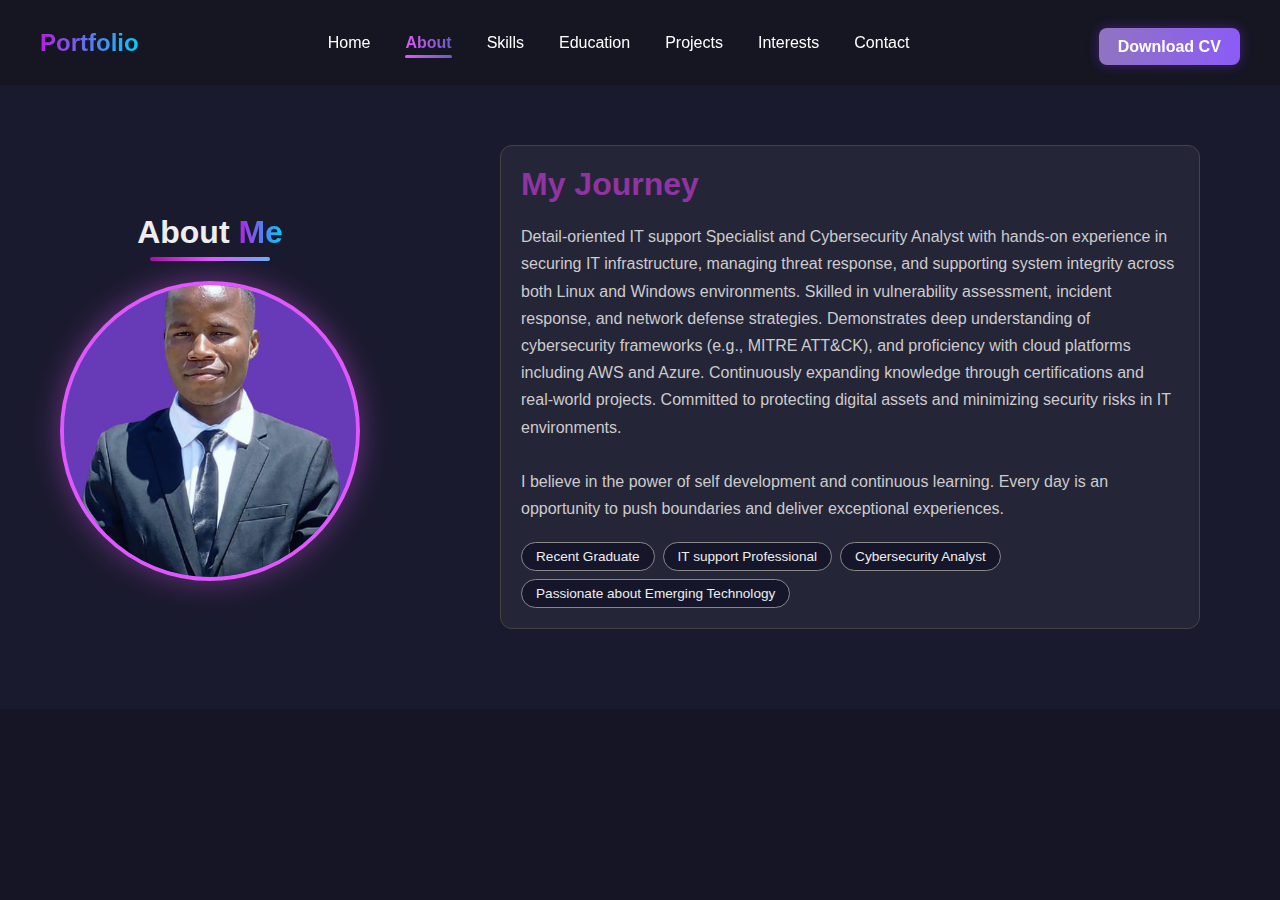
<file: pages/about.html>
<!DOCTYPE html>
<html lang="en">
<head>
    <meta charset="UTF-8" />
    <meta name="viewport" content="width=device-width, initial-scale=1.0" />
    <title>About Me | Portfolio</title>
    <link rel="stylesheet" href="../css/styles.css" />
    <style>
        body {
            background: #1a1a2e;
        }
    </style>
</head>
<body>
    <header>
        <div class="nav-container">
            <h1 class="logo"><span class="highlight">Portfolio</span></h1>
            <nav>
                <ul class="nav-links">
                    <li><a href="./home.html">Home</a></li>
                    <li><a href="./about.html" class="active">About</a></li>
                    <li><a href="./skills.html">Skills</a></li>
                    <li><a href="./education.html">Education</a></li>
                    <li><a href="./projects.html">Projects</a></li>
                    <li><a href="./interests.html">Interests</a></li>
                    <li><a href="./contact.html">Contact</a></li>
                </ul>
            </nav>
            <a href="../assets/cv/Blasio_Odhiambo_CV.pdf" class="cv-button" download>Download CV</a>
        </div>
    </header>

    <section class="about-main">
        <div class="about-layout">
            <div class="profile-section">
                <div class="profile-wrapper">
                    <h2 class="about-heading">About <span class="highlight">Me</span></h2>
                    <div class="profile-image">
                        <img src="../assets/images/profile_pic.jpeg" alt="My Profile Picture" class="actual-profile-img" />
                    </div>
                </div>
            </div>
            <div class="about-content">
                <div class="myjourney">
                    <h2 class="journey">My Journey</h2>
                    <p>
                        Detail-oriented IT support Specialist and Cybersecurity Analyst with hands-on experience in securing IT infrastructure, managing threat response, and supporting system integrity across both Linux and Windows environments. Skilled in vulnerability assessment, incident response, and network defense strategies. Demonstrates deep understanding of cybersecurity frameworks (e.g., MITRE ATT&CK), and proficiency with cloud platforms including AWS and Azure. Continuously expanding knowledge through certifications and real-world projects. Committed to protecting digital assets and minimizing security risks in IT environments. <br><br>
                        I believe in the power of self development and continuous learning.
                        Every day is an opportunity to push boundaries and deliver exceptional experiences.
                    </p>
                    <div class="badges">
                        <span>Recent Graduate</span>
                        <span>IT support Professional</span>
                        <span>Cybersecurity Analyst</span>
                        <span>Passionate about Emerging Technology</span>
                    </div>
                </div>
            </div>
        </div>
    </section>
</body>
</html>
</file>
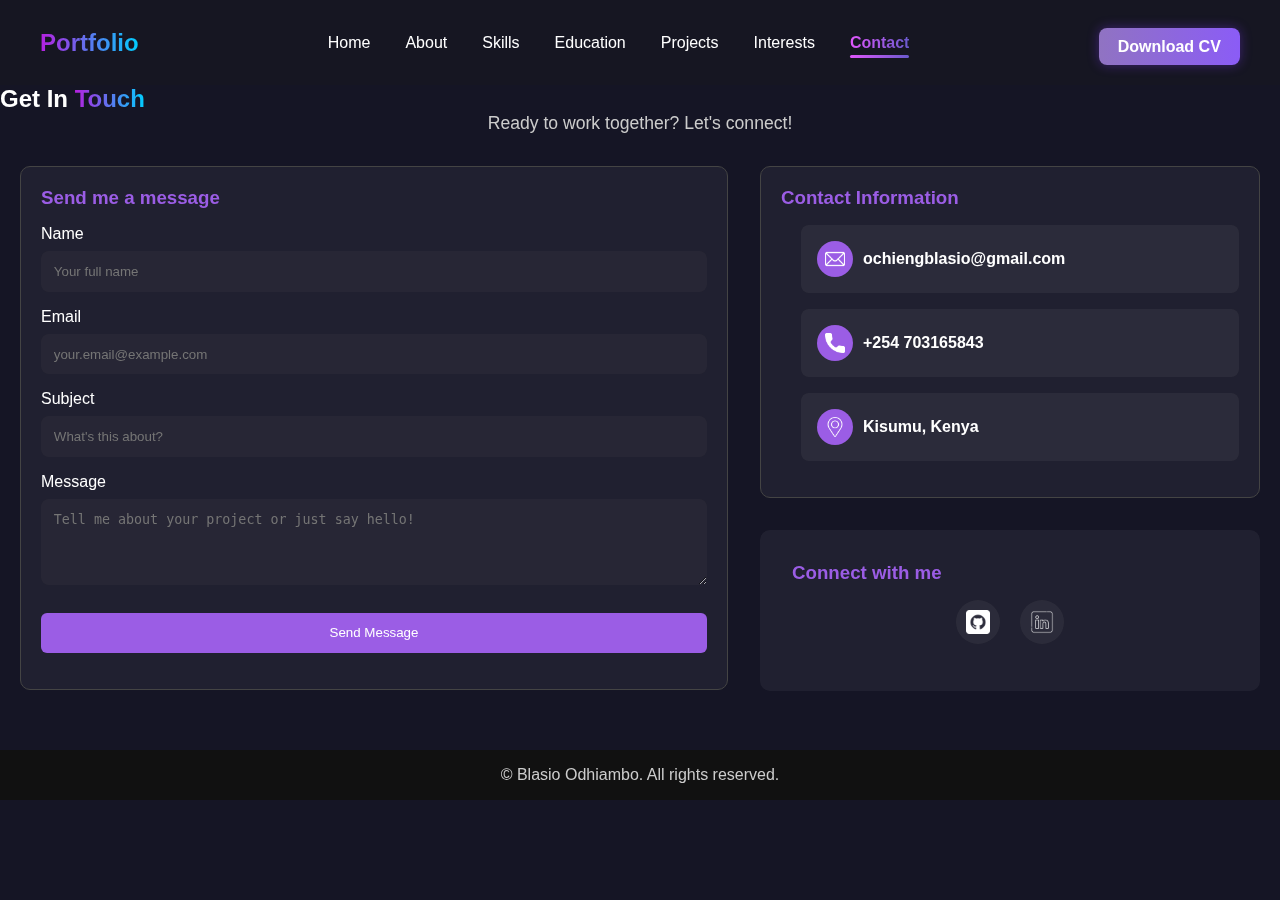
<file: pages/contact.html>
<!DOCTYPE html>
<html lang="en">
<head>
    <meta charset="UTF-8" />
    <meta name="viewport" content="width=device-width, initial-scale=1.0" />
    <title>Contact | Portfolio</title>
    <link rel="stylesheet" href="../css/styles.css" />
    <style>
        body {
            background: #1a1a2e;
        }
    </style>
</head>
<body>
    <header>
        <div class="nav-container">
            <h1 class="logo"><span class="highlight">Portfolio</span></h1>
            <nav>
                <ul class="nav-links">
                    <li><a href="./home.html">Home</a></li>
                    <li><a href="./about.html">About</a></li>
                    <li><a href="./skills.html">Skills</a></li>
                    <li><a href="./education.html">Education</a></li>
                    <li><a href="./projects.html">Projects</a></li>
                    <li><a href="./interests.html">Interests</a></li>
                    <li><a href="./contact.html" class="active">Contact</a></li>
                </ul>
            </nav>
            <a href="../assets/cv/Blasio_Odhiambo_CV.pdf" class="cv-button" download>Download CV</a>
        </div>
    </header>

    <section>
        <h2>Get In <span class="highlight">Touch</span></h2>
        <p class="subtitle">Ready to work together? Let's connect!</p>
        <div class="line"></div>
        <div class="contact-wrapper">
            <div class="contact-box message">
                <h3>Send me a message</h3>
                <form>
                    <label>Name</label>
                    <input type="text" placeholder="Your full name">
                    <label>Email</label>
                    <input type="email" placeholder="your.email@example.com">
                    <label>Subject</label>
                    <input type="text" placeholder="What's this about?">
                    <label>Message</label>
                    <textarea rows="4" placeholder="Tell me about your project or just say hello!"></textarea>
                    <button type="submit"
                        style="background-color: #9b5de5; border: none; width:100%; color: white; border-radius: 6px;">Send
                        Message</button>
                </form>
            </div>

            <div class="contact-me">
                <div class="contact-box info">
                    <h3>Contact Information</h3>
                    <div class="info-item">
                        <span class="icon-circle">
                            <img src="../assets/images/mail.png" alt="Email Icon" />
                        </span>
                        <strong>ochiengblasio@gmail.com</strong>
                    </div>
                    <div class="info-item">
                        <span class="icon-circle">
                            <img src="../assets/images/call.png" alt="Phone Icon" />
                        </span>
                        <strong>+254 703165843</strong>
                    </div>
                    <div class="info-item">
                        <span class="icon-circle">
                            <img src="../assets/images/pin.png" alt="Location Icon" />
                        </span>
                        <strong>Kisumu, Kenya</strong>
                    </div>
                </div>

                <section class="connect">
                    <h3>Connect with me</h3>
                    <div class="icons">
                        <a href="https://github.com/Bblasio" class="icon-link" target="_blank">
                            <img src="../assets/images/github.png" alt="GitHub">
                        </a>
                        <a href="https://www.linkedin.com/in/blasioodhiambo" class="icon-link" target="_blank">
                            <img src="../assets/images/linkedin.png" alt="LinkedIn">
                        </a>
                        
                            
                        </a>
                    </div>
                    <p style="text-align: center;">
                        
                    </p>
                </section>

               
            </div>
        </div>
    </section>

    <footer>
        &copy; Blasio Odhiambo. All rights reserved.
    </footer>
</body>
</html>
</file>
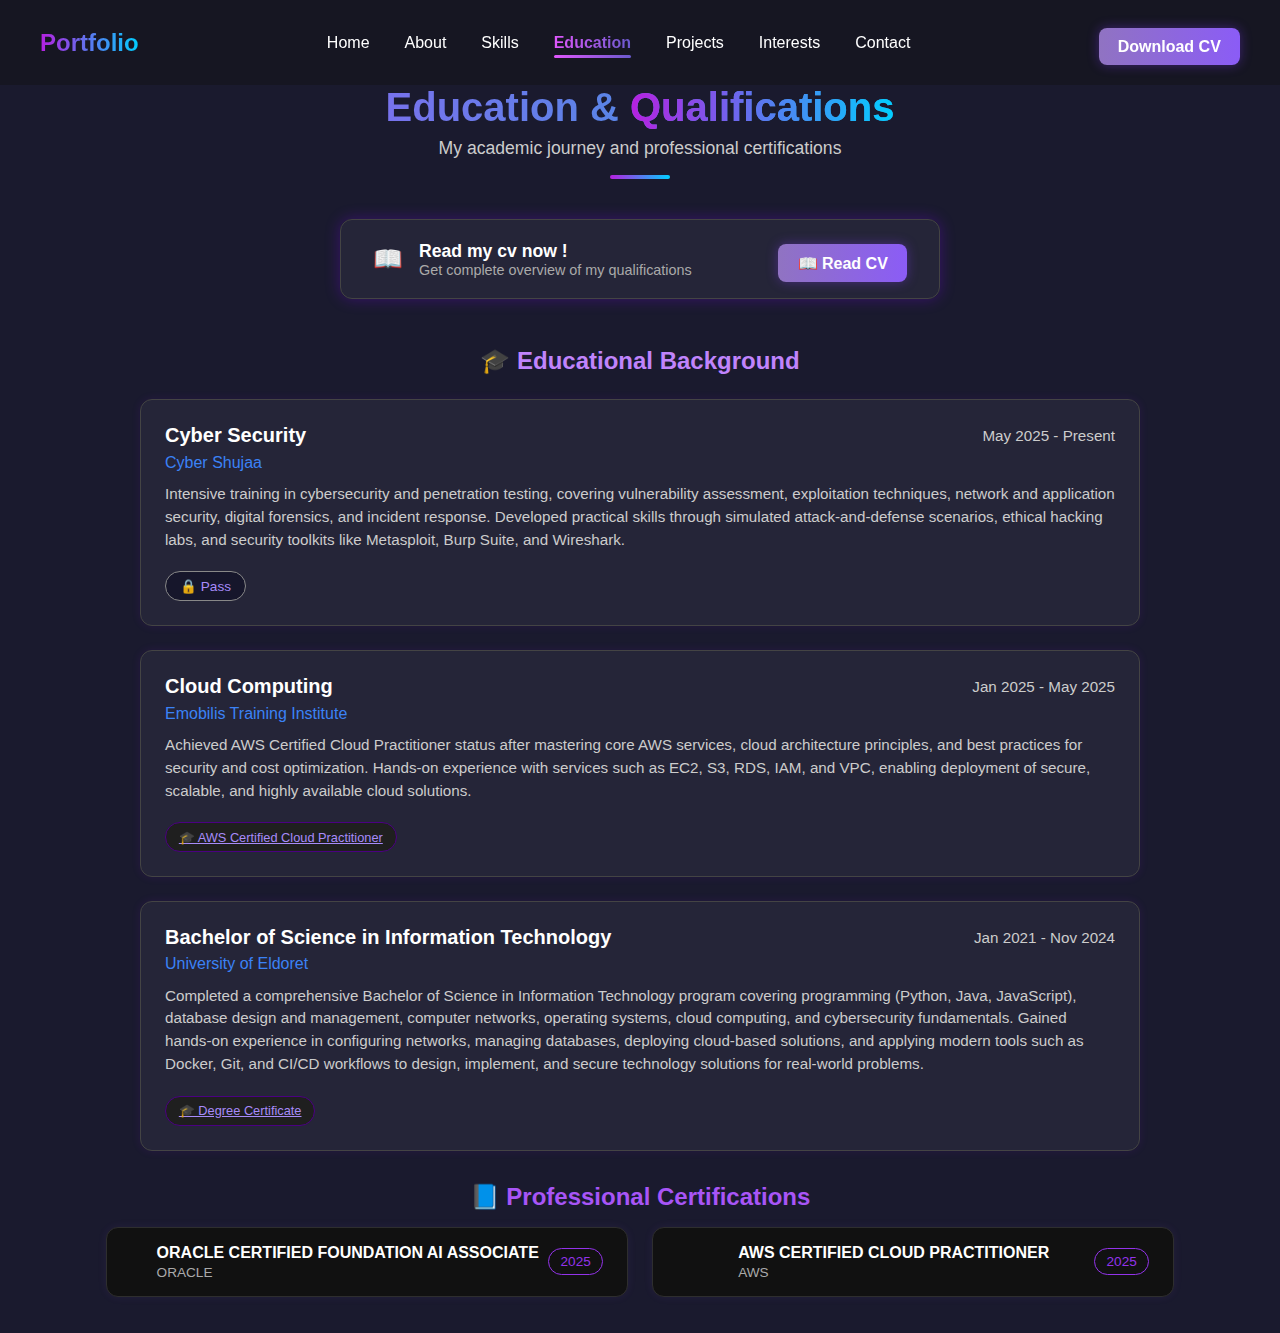
<file: pages/education.html>
<!DOCTYPE html>
<html lang="en">
<head>
    <meta charset="UTF-8" />
    <meta name="viewport" content="width=device-width, initial-scale=1.0" />
    <title>Education & Qualifications</title>
    <link rel="stylesheet" href="../css/styles.css" />
    <style>
        body {
            background: #1a1a2e;
        }
    </style>
</head>
<body>
    <header>
        <div class="nav-container">
            <h1 class="logo"><span class="highlight">Portfolio</span></h1>
            <nav>
                <ul class="nav-links">
                    <li><a href="./home.html">Home</a></li>
                    <li><a href="./about.html">About</a></li>
                    <li><a href="./skills.html">Skills</a></li>
                    <li><a href="./education.html" class="active">Education</a></li>
                    <li><a href="./projects.html">Projects</a></li>
                    <li><a href="./interests.html">Interests</a></li>
                    <li><a href="./contact.html">Contact</a></li>
                </ul>
            </nav>
            <a href="../assets/cv/Blasio_Odhiambo_CV.pdf" class="cv-button" download>Download CV</a>
        </div>
    </header>

    <div class="edu">
        <section class="education-section">
            <h1 class="head"><span>Education</span> & <span class="highlight">Qualifications</span></h1>
            <p class="subtitle">My academic journey and professional certifications</p>
            <div class="underline"></div>

            <div class="cv-download">
                <div class="cv-text">
                    <span class="cv-icon">📖</span>
                    <div>
                        <p class="cv-title">Read my cv now !</p>
                        <p class="cv-desc">Get complete overview of my qualifications</p>
                    </div>
                </div>
                <a href="../assets/cv/Blasio_Odhiambo_CV.pdf" class="cv-button" target="_blank">📖 Read CV</a>
            </div>

            <h2 class="education-header">🎓 Educational Background</h2>

            <div class="education-card">
                <div class="card-header">
                    <h3>Cyber Security</h3>
                    <div class="card-meta">
                        <span>May 2025 - Present</span>
                    </div>
                </div>
                <p class="institution">Cyber Shujaa</p>
                <p class="description">
                    Intensive training in cybersecurity and penetration testing, covering vulnerability assessment, exploitation techniques, network and application security, digital forensics, and incident response. Developed practical skills through simulated attack-and-defense scenarios, ethical hacking labs, and security toolkits like Metasploit, Burp Suite, and Wireshark.
                </p>
                <div class="badges">
                    <span class="badge">🔒 Pass</span>
                </div>
            </div>

            <div class="education-card">
                <div class="card-header">
                    <h3>Cloud Computing</h3>
                    <div class="card-meta">
                        <span>Jan 2025 - May 2025</span>
                    </div>
                </div>
                <p class="institution">Emobilis Training Institute</p>
                <p class="description">
                    Achieved AWS Certified Cloud Practitioner status after mastering core AWS services, cloud architecture principles, and best practices for security and cost optimization. Hands-on experience with services such as EC2, S3, RDS, IAM, and VPC, enabling deployment of secure, scalable, and highly available cloud solutions.
                </p>
                <div class="badges">
                    <a href="../assets/cv/AWS Certified Cloud Practitioner certificate.pdf" target="_blank" class="badge">🎓 AWS Certified Cloud Practitioner</a>
                </div>
            </div>

            <div class="education-card">
                <div class="card-header">
                    <h3>Bachelor of Science in Information Technology</h3>
                    <div class="card-meta">
                        <span>Jan 2021 - Nov 2024</span>
                    </div>
                </div>
                <p class="institution">University of Eldoret</p>
                <p class="description">
                    Completed a comprehensive Bachelor of Science in Information Technology program covering programming (Python, Java, JavaScript), database design and management, computer networks, operating systems, cloud computing, and cybersecurity fundamentals. Gained hands-on experience in configuring networks, managing databases, deploying cloud-based solutions, and applying modern tools such as Docker, Git, and CI/CD workflows to design, implement, and secure technology solutions for real-world problems.
                </p>
                <div class="badges">
                    <a href="../assets/cv/Blasio _ Odhiambo _Degree certificate.pdf" target="_blank" class="badge">🎓 Degree Certificate</a>
                </div>
            </div>

            <h2 class="certifications-header">📘 Professional Certifications</h2>
            <div class="certifications-grid">
                <div class="cert-card">
                    <div class="cert-icon"><i class="fas fa-certificate"></i></div>
                    <div>
                        <p class="cert-title">ORACLE CERTIFIED FOUNDATION AI ASSOCIATE</p>
                        <p class="cert-org">ORACLE</p>
                    </div>
                    <span class="cert-year">2025</span>
                </div>
                <div class="cert-card">
                    <div class="cert-icon"><i class="fas fa-certificate"></i></div>
                    <div>
                        <p class="cert-title">AWS CERTIFIED CLOUD PRACTITIONER</p>
                        <p class="cert-org">AWS</p>
                    </div>
                    <span class="cert-year">2025</span>
                </div>
            </div>
        </section>
    </div>
</body>
</html>
</file>
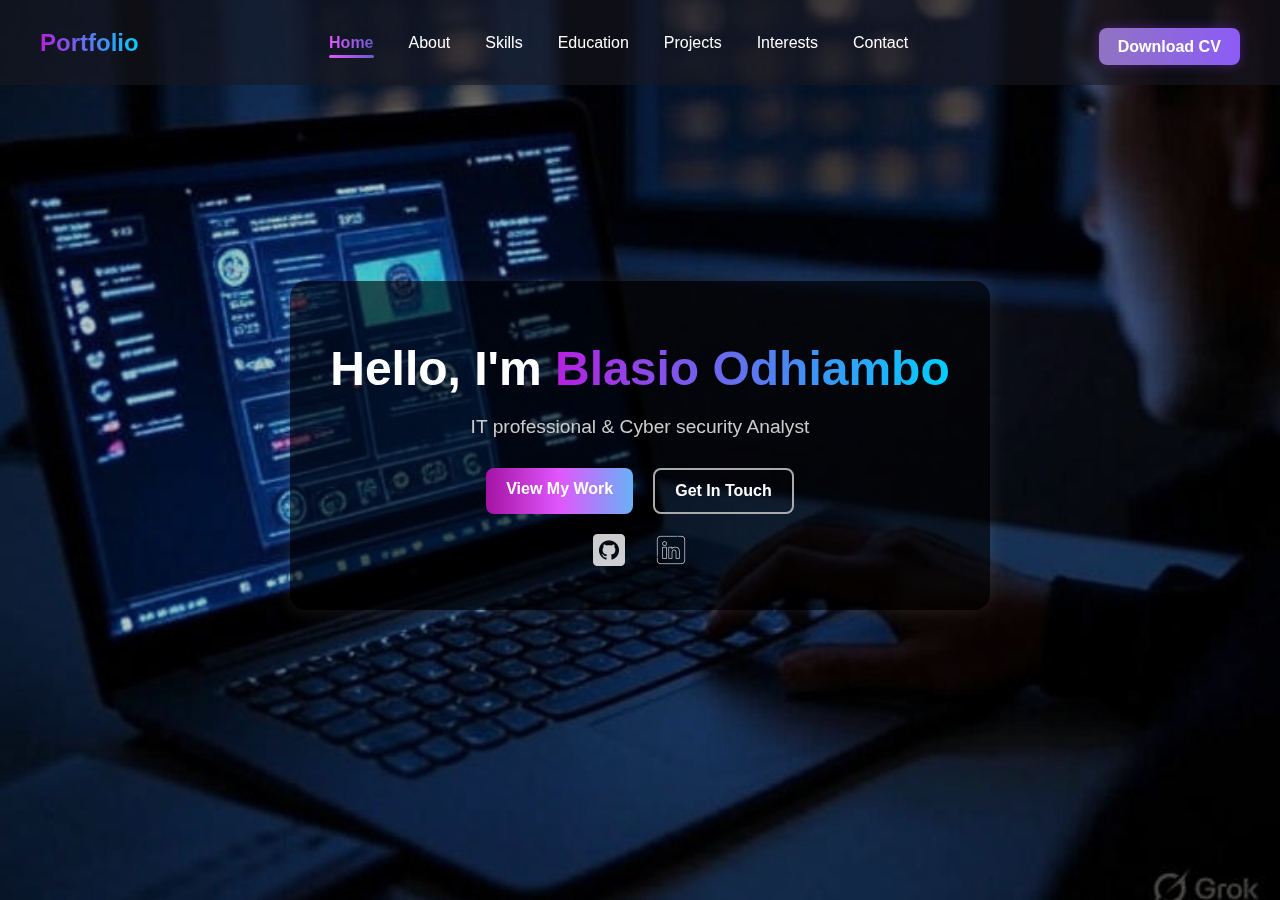
<file: pages/home.html>
<!DOCTYPE html>
<html lang="en">
<head>
  <meta charset="UTF-8" />
  <meta name="viewport" content="width=device-width, initial-scale=1.0" />
  <title>Portfolio | Blasio</title>
  <link rel="stylesheet" href="../css/styles.css" />
</head>
<body>
  <header>
    <div class="nav-container">
      <h1 class="logo"><span class="highlight">Portfolio</span></h1>
      <nav>
        <ul class="nav-links">
          <li><a href="./home.html" class="active">Home</a></li>
          <li><a href="./about.html">About</a></li>
          <li><a href="./skills.html">Skills</a></li>
          <li><a href="./education.html">Education</a></li>
          <li><a href="./projects.html">Projects</a></li>
          <li><a href="./interests.html">Interests</a></li>
          <li><a href="./contact.html">Contact</a></li>
        </ul>
      </nav>
      <a href="../assets/cv/Blasio_Odhiambo_CV.pdf" class="cv-button" download>Download CV</a>
    </div>
  </header>

  <section class="hero">
    <div class="hero-content">
      
      <h2> Hello, I'm <span class="highlight">Blasio Odhiambo</span></h2>
      <p>IT professional &amp; Cyber security Analyst</p>
      <div class="hero-buttons">
        <a href="./projects.html" class="btn btn-primary">View My Work</a>
        <a href="./contact.html" class="btn btn-outline">Get In Touch</a>
      </div>
      <div class="social-icons">
        <a href="https://github.com/Bblasio" target="_blank"><img src="../assets/images/github.png" alt="GitHub" /></a>
        <a href="https://www.linkedin.com/in/blasioodhiambo" target="_blank"><img src="../assets/images/linkedin.png" alt="LinkedIn" /></a>
      </div>
    </div>
  </section>
</body>
</html>
</file>
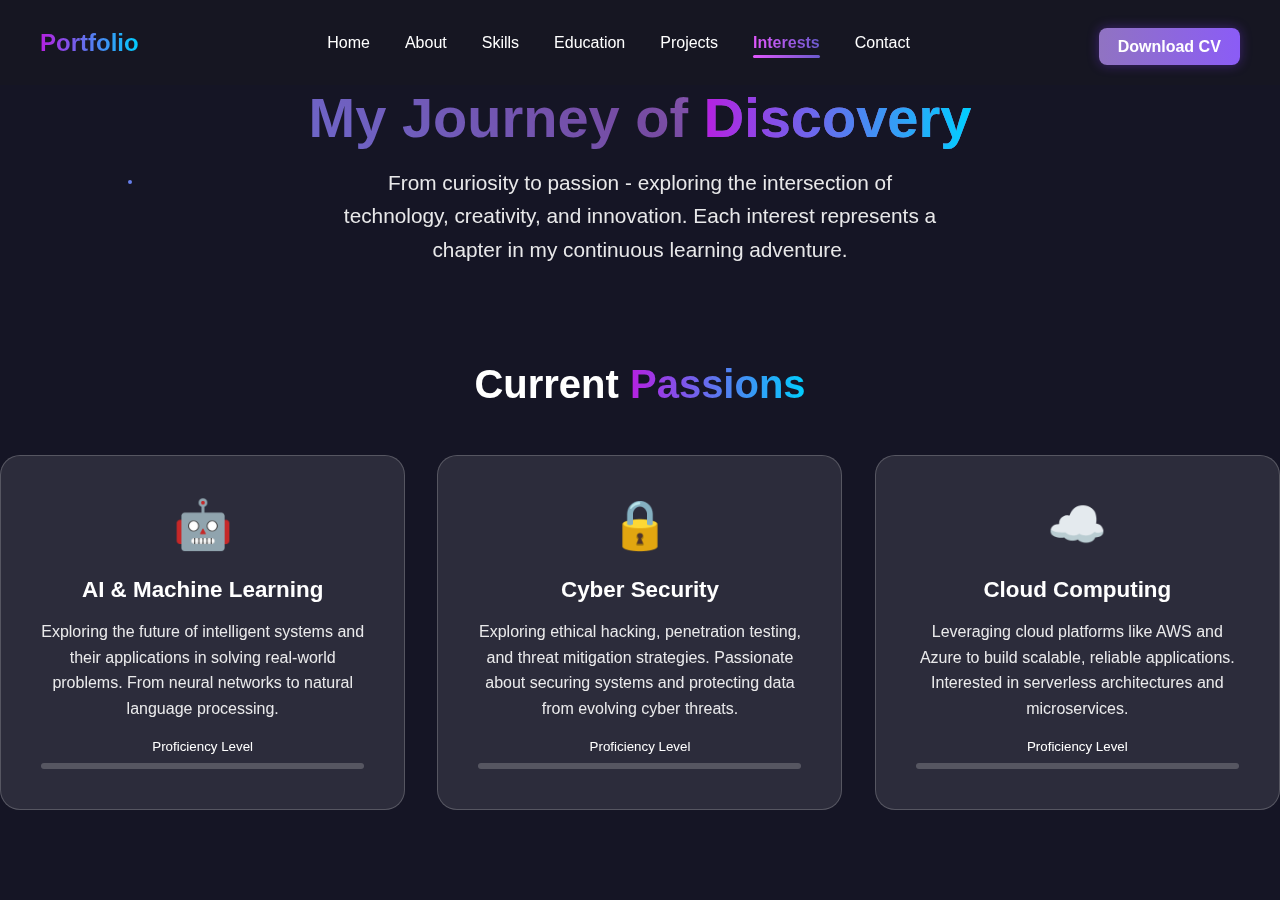
<file: pages/interests.html>
<!DOCTYPE html>
<html lang="en">
<head>
    <meta charset="UTF-8" />
    <meta name="viewport" content="width=device-width, initial-scale=1.0" />
    <title>Interests | Portfolio</title>
    <link rel="stylesheet" href="../css/styles.css" />
    <style>
        body {
            background: #1a1a2e;
        }
    </style>
</head>
<body>
    <header>
        <div class="nav-container">
            <h1 class="logo"><span class="highlight">Portfolio</span></h1>
            <nav>
                <ul class="nav-links">
                    <li><a href="./home.html">Home</a></li>
                    <li><a href="./about.html">About</a></li>
                    <li><a href="./skills.html">Skills</a></li>
                    <li><a href="./education.html">Education</a></li>
                    <li><a href="./projects.html">Projects</a></li>
                    <li><a href="./interests.html" class="active">Interests</a></li>
                    <li><a href="./contact.html">Contact</a></li>
                </ul>
           </nav>
            <a href="../assets/cv/Blasio_odhiambo CV.pdf" class="cv-button" download>Download CV</a>
        </div>
    </header>

    <main>
        <!-- Hero Section -->
        <section class="hero-section">
            <div class="container">
                <h1 class="hero-title">My Journey of <span class="highlight">Discovery</span></h1>
                <p class="hero-subtitle">
                    From curiosity to passion - exploring the intersection of technology, creativity, and innovation.
                    Each interest represents a chapter in my continuous learning adventure.
                </p>
            </div>
        </section>


        <!-- Current Interests -->
        <section class="interests-section">
    <div class="container">
        <h2 class="section-title">Current <span class="highlight">Passions</span></h2>
        <div class="interests-grid">
            <div class="interest-card">
                <span class="interest-icon">🤖</span>
                <h3>AI & Machine Learning</h3>
                <p>Exploring the future of intelligent systems and their applications in solving real-world
                    problems. From neural networks to natural language processing.</p>
                <div class="interest-level">
                    <small>Proficiency Level</small>
                    <div class="level-bar">
                        <div class="level-fill fill-55"></div>
                    </div>
                </div>
            </div>
            <div class="interest-card">
                <span class="interest-icon">🔒</span>
                <h3>Cyber Security</h3>
                <p>Exploring ethical hacking, penetration testing, and threat mitigation strategies. Passionate about securing systems and protecting data from evolving cyber threats.</p>
                <div class="interest-level">
                    <small>Proficiency Level</small>
                    <div class="level-bar">
                        <div class="level-fill fill-85"></div>
                    </div>
                </div>
            </div>
            <div class="interest-card">
                <span class="interest-icon">☁️</span>
                <h3>Cloud Computing</h3>
                <p>Leveraging cloud platforms like AWS and Azure to build scalable, reliable applications.
                    Interested in serverless architectures and microservices.</p>
                <div class="interest-level">
                    <small>Proficiency Level</small>
                    <div class="level-bar">
                        <div class="level-fill fill-45"></div>
                    </div>
                </div>
            </div>
        </div>
    </div>
</section>
</file>
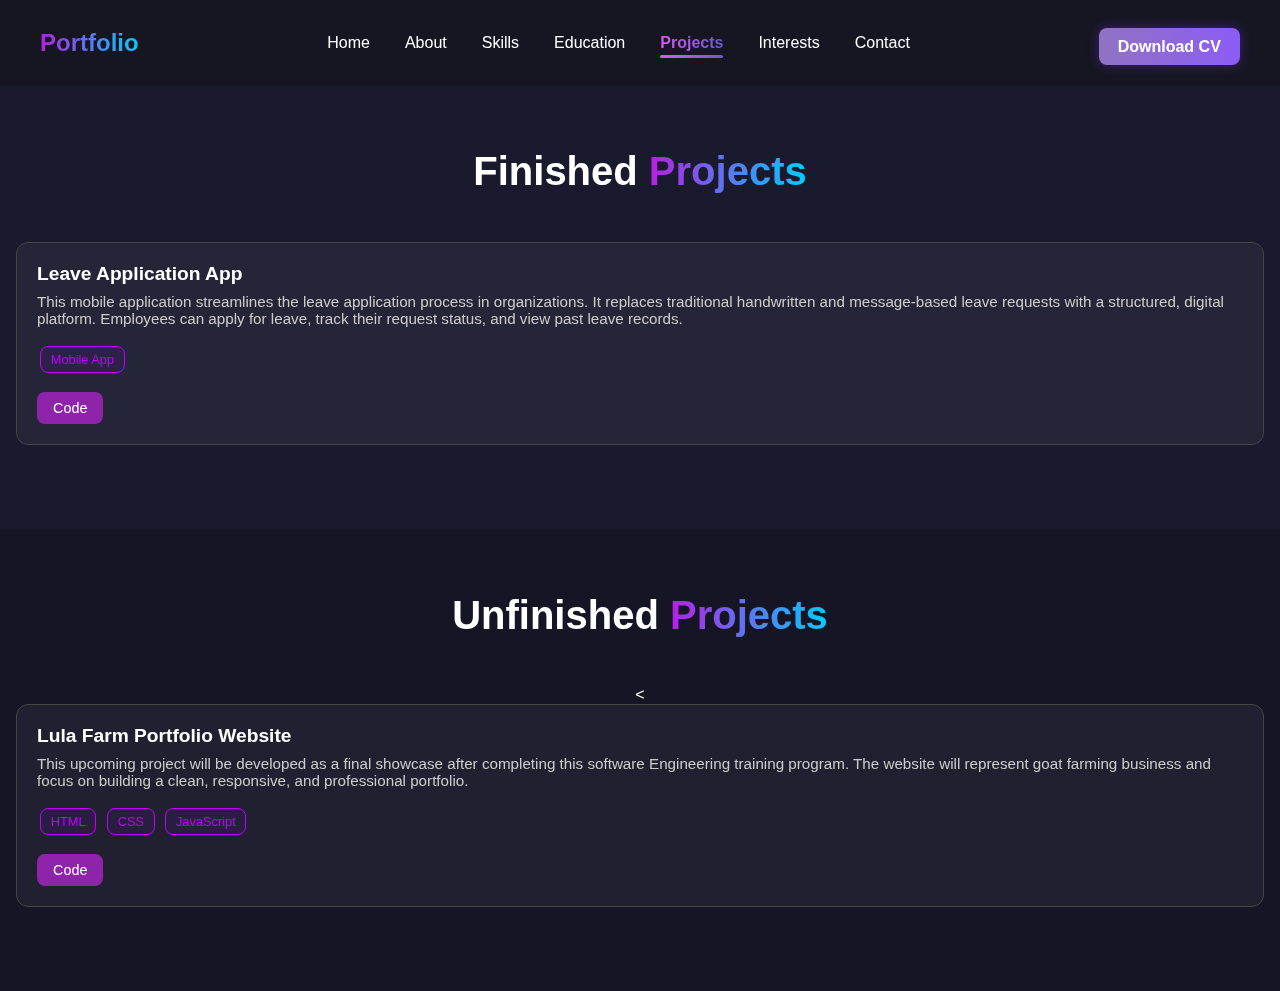
<file: pages/projects.html>
<!DOCTYPE html>
<html lang="en">
<head>
    <meta charset="UTF-8">
    <meta name="viewport" content="width=device-width, initial-scale=1.0">
    <title>Projects | Portfolio</title>
    <link rel="stylesheet" href="../css/styles.css" />
    <style>
        body {
            background: #1a1a2e;
        }
    </style>
</head>
<body>
    <header>
        <div class="nav-container">
            <h1 class="logo"><span class="highlight">Portfolio</span></h1>
            <nav>
                <ul class="nav-links">
                    <li><a href="./home.html">Home</a></li>
                    <li><a href="./about.html">About</a></li>
                    <li><a href="./skills.html">Skills</a></li>
                    <li><a href="./education.html">Education</a></li>
                    <li><a href="./projects.html" class="active">Projects</a></li>
                    <li><a href="./interests.html">Interests</a></li>
                    <li><a href="./contact.html">Contact</a></li>
                </ul>
            </nav>
            <a href="../assets/cv/Blasio_Odhiambo_CV.pdf" class="cv-button" download>Download CV</a>
        </div>
    </header>
    <div class="projects">
        <section id="projects" class="projects-section">
            <h2 class="section-title">Finished <span class="highlight">Projects</span></h2>
            <div class="line"></div>

            

                <div class="project-card">
                    <i class="fas fa-mobile-alt icon"></i>
                    <h3>Leave Application App</h3>
                    <p>
                        This mobile application streamlines the leave application process in organizations. It replaces traditional handwritten and message-based leave requests with a structured, digital platform. Employees can apply for leave, track their request status, and view past leave records.
                    </p>
                    <div class="tech-stack">
                        <span>Mobile App</span>
                    </div>
                    <div class="project-links">
                        <a href="https://github.com/Bblasio/KISUMULAWCOURTLEAVESYSTEM.git" class="btn code" target="_blank">Code</a>
                    </div>
                </div>
            </div>
        </section>

        <section id="projects" class="projects-section">
            <h2 class="section-title">Unfinished <span class="highlight">Projects</span></h2>

            <

                <div class="project-card">
                    <i class="fas fa-leaf icon"></i>
                    <h3>Lula Farm Portfolio Website</h3>
                    <p>
                        This upcoming project will be developed as a final showcase after completing this software Engineering training program. The website will represent goat farming business and focus on building a clean, responsive, and professional portfolio.
                    </p>
                    <div class="tech-stack">
                        <span>HTML</span>
                        <span>CSS</span>
                        <span>JavaScript</span>
                    </div>
                    <div class="project-links">
                        <a href="#" class="btn code" target="_blank">Code</a>
                    </div>
                </div>
            </div>

            
            </div>
        </section>
    </div>
</body>
</html>
</file>
<file: css/styles.css>
* {
  margin: 0;
  padding: 0;
  box-sizing: border-box;
}

body {
  font-family: 'Segoe UI', sans-serif;
  color: #fff;
  background-image: url('../assets/images/home_pic.jpg');
  background-size: cover;
  background-position: center;
  min-height: 100vh;
  backdrop-filter: brightness(0.8);
}

/*navbar*/
header {
  position: sticky;
  top: 0;
  z-index: 1000; 
    background-color: rgba(23, 23, 34, 0.6); /* Semi-transparent black */
  backdrop-filter: blur(10px); 
  -webkit-backdrop-filter: blur(10px);
  padding: 20px 40px;
  
  
  display: flex;
  justify-content: space-between;
  align-items: center;
 

}

.nav-container {
  display: flex;
  align-items: center;
  justify-content: space-between;
  width: 100%;

}

.logo {
  font-size: 1.5rem;
  font-weight: bold;

}

.nav-links {
  list-style: none;
  display: flex;
  gap: 35px;
  
}

.nav-links li a {
  display: flex;
  align-items: center;
  text-decoration: none;
  color: #fff;
  font-weight: 500;
  position: relative;
}

.nav-links li a:hover,
.nav-links li a:focus {
  color: #e057fc;
}
/*  styles for active link */
.nav-links li a.active {
  background: linear-gradient(to right, #e057fc, #6a5acd);
  -webkit-background-clip: text;
  background-clip: text;
  -webkit-text-fill-color: transparent;
  font-weight: 700;
}

.nav-links li a.active::after {
  content: "";
  display: block;
  height: 3px;
 
  margin-top: 4px;
  width: 100%;
  background: linear-gradient(to right, #e057fc, #6a5acd);
  border-radius: 2px;
  position: absolute;
  bottom: -6px;
  left: 0;
}








/* Hero Section */
.hero {
  display: flex;
  align-items: center;
  justify-content: center;
  text-align: center;
  padding: 100px 20px;
  min-height: 80vh;
}

.hero-content {
  background: rgba(0, 0, 0, 0.6);
  padding: 40px;
  border-radius: 16px;
  box-shadow: 0 0 20px rgba(255, 255, 255, 0.1);
}

.greeting {
  font-size: 1rem;
  background-color: #222;
  padding: 6px 12px;
  border-radius: 20px;
  display: inline-block;
  margin-bottom: 10px;
}

.hero-content h2 {
  font-size: 3rem;
  margin: 20px 0;
}

.highlight {
  background: linear-gradient(to right, #e057fc, #6ab1f7);
  -webkit-background-clip: text;
  background-clip: text;
  -webkit-text-fill-color: transparent;
}

.hero-content p {
  font-size: 1.2rem;
  margin-bottom: 30px;
  color: #ccc;
}

.hero-buttons {
  display: flex;
  justify-content: center;
  gap: 20px;
  margin-bottom: 20px;
}

.btn {
  padding: 12px 20px;
  border-radius: 8px;
  text-decoration: none;
  font-weight: bold;
  transition: all 0.3s ease;
}

.btn-primary {
  background: linear-gradient(to right, rgb(163, 19, 163), #e057fc, #6ab1f7);
  color: #fff;
}

.btn-outline {
  background-color: transparent;
  border: 2px solid #aaa;
  color: #fff;
}

.btn-outline:hover {
  background-color: #e057fc;
  border-color: #e057fc;
  color: #000;
}

.social-icons {
  margin-top: 20px;
  display: flex;
  justify-content: center;
  gap: 30px;
}

.social-icons img {
  width: 32px;
  filter: brightness(0) invert(1);
  opacity: 0.8;
  transition: 0.3s;
}

.social-icons img:hover {
  opacity: 1;
  transform: scale(1.1);
}

/* ===== ABOUT PAGE ===== */

.about-main {
  background-color: #1a1a2e;
  color: #eee;
  padding: 60px 20px;
  margin-top: 0px;
}

.about-layout {
  display: flex;
  flex-wrap: wrap;
  align-items: center;
  justify-content: center;
  gap: 100px;
  margin-top: 0px;
}



.profile-section {
  flex: 1 1 250px;
  display: flex;
  justify-content: center;
}


.profile-image {
  position: relative;
  width: 300px;
  height: 300px;
  margin-left: auto;
  border-radius: 50%;
  background: radial-gradient(circle at center, #6744e4 70%, #dd69b1);
  display: flex;
  align-items: center;
  justify-content: center;
  border: 4px solid #e057fc;
  box-shadow: 0 0 30px rgba(224, 87, 252, 0.4);
}

.profile-wrapper {
  text-align: center;
}


.about-heading {
  font-size: 2rem;
  margin-bottom: 20px;
  margin-left: auto;
}

.about-heading::after {
  content: "";
  display: block;
  height: 4px;
  width: 40%;
  margin: 6px auto 0;
  background: linear-gradient(to right, rgb(163, 19, 163), #e057fc, #6ab1f7);
  border-radius: 2px;
}

.actual-profile-img {
  width: 100%;
  height: 100%;
  object-fit: cover;
  border-radius: 50%;
}


.about-content {
  flex: 2 1 500px;
}



.journey  {
  font-size: 2rem;
  color: #8f34a1;
  margin-bottom: 20px;
  text-align: left;
 
}

.about-content p {
  font-size: 1rem;
  line-height: 1.7;
  margin-bottom: 20px;
  color: #ccc;
}

.myjourney {
  background-color: rgba(255, 255, 255, 0.05);
  padding: 20px;
  border-radius: 12px;
  border: 1px solid #444;
  margin-bottom: 20px;
  width:700px;
  

}

.badges {
  display: flex;
  flex-wrap: wrap;
  gap: 12px;
  margin-top: 20px;
}

.badges span {
  background-color: #16162b;
  border: 1px solid #888;
  padding: 6px 14px;
  border-radius: 20px;
  font-size: 0.85rem;
}

.fun-facts {
  background-color: rgba(255, 255, 255, 0.05);
  padding: 20px;
  border-radius: 12px;
  border: 1px solid #444;
  width:700px;
}

.fun-facts h3 {
  color: #6ab1f7;
  margin-bottom: 10px;
}

.fun-facts ul {
  list-style: none;
  padding-left: 0;
}

.fun-facts li {
  margin-bottom: 10px;
  font-size: 0.95rem;
}

/* skills section*/

.skills-section {
  max-width: 1200px;
  margin: auto;
  text-align: center;
  margin-bottom: 20px;

}

.skills {
  background-color: #1a1a2e;
}

.title {
  font-size: 3rem;
  margin-bottom: 0.3rem;
}

.highlight {
  color: #b620e0;
  background: linear-gradient(to right, #b620e0, #00cfff);
  -webkit-background-clip: text;
  background-clip: text;
  -webkit-text-fill-color: transparent;
}

.subtitle {
  font-size: 1.1rem;
  color: #ccc;
  margin-bottom: 10px;
}

.underline {
  width: 60px;
  height: 4px;
  background: linear-gradient(to right, #b620e0, #00cfff);
  margin: 0 auto 40px auto;
  border-radius: 2px;
}

.skills-container {
  display: flex;
  flex-wrap: wrap;
  justify-content: center;
  gap: 30px;
}

.skill-box {
  background-color: rgba(255, 255, 255, 0.05);
  padding: 20px;
  width: 300px;
  border-radius: 12px;
  border: 1px solid #444;
  /* box-shadow: 0 4px 10px rgba(116, 101, 101, 0.4); */
}

.skill-box:hover {
  box-shadow: 10px 10px 10px 10px rgba(116, 101, 101, 0.4);
}

.category-title {
  color: #a970ff;
  font-size: 1.3rem;
  margin-bottom: 15px;
}

.skill {
  margin-bottom: 15px;
  text-align: left;
}

.skill p {
  display: flex;
  justify-content: space-between;
  font-weight: 500;
  margin: 0 0 5px 0;
}

.bar {
  background-color: #1a1a2e;
  border-radius: 10px;
  overflow: hidden;
  height: 10px;
}

.fill {
  height: 100%;
  border-radius: 10px;
}

.blue {
  background: #00cfff;
}

.green {
  background: #2ecc71;
}

.yellow {
  background: #f1c40f;
}

.orange {
  background: #ff7043;
}

.gray {
  background: #999;
}

@media (max-width: 960px) {
  .skills-container {
    flex-direction: column;
    align-items: center;
  }
}

.languages-section {
  padding: 30px 20px;
  border-radius: 12px;
  max-width: 1500px;


}

.lang {
  padding: 30px 20px;
  border-radius: 12px;
  max-width: 1100px;
  margin: auto;
  margin-bottom: 20px;
  box-shadow: 0 0 15px rgba(255, 255, 255, 0.05);
  background-color: rgba(255, 255, 255, 0.05);
  border: 1px solid #444;
}

.center {
  text-align: center;
}

.languages-container {
  display: flex;
  flex-wrap: wrap;
  justify-content: center;
  gap: 25px;
  margin-top: 20px;

}

.lang-box {
  background-color: rgba(255, 255, 255, 0.05);
  border-radius: 12px;
  border: 1px solid #444;
  padding: 20px 15px;
  width: 150px;
  text-align: center;
  transition: transform 0.3s ease, box-shadow 0.3s ease;
  /* box-shadow: 0 4px 10px rgba(0, 0, 0, 0.4); */
}

.lang-box:hover {
  transform: translateY(-5px);
  box-shadow: 0 8px 20px rgba(0, 0, 0, 0.6);
}

.lang-box img {
  width: 40px;
  height: 40px;
  margin-bottom: 10px;
}

.lang-box p {
  font-size: 0.95rem;
  color: #eee;
  margin: 0;
}

/* Education Section */
.education-section {

  background-color: #1a1a2e;
  margin-top: 0px;

}

.education-section h1 {
  font-size: 2.5rem;
  background: linear-gradient(90deg, #a855f7, #06b6d4);
  -webkit-background-clip: text;
  background-clip: text;
  -webkit-text-fill-color: transparent;
  font-weight: bold;
  margin-bottom: 0.5rem;
}

.head {
  text-align: center;
}

.subtitle {
  font-size: 1.1rem;
  color: #ccc;
  margin-bottom: 1rem;
  text-align: center;
}



/* CV Download */
.cv-download {
  display: flex;
  justify-content: space-between;
  align-items: center;
  background-color: rgba(255, 255, 255, 0.05);
  border: 1px solid #444;
  border-radius: 12px;
  padding: 1rem 2rem;
  max-width: 600px;
  margin: 0 auto 3rem;
  box-shadow: 0 0 15px rgba(128, 0, 255, 0.3);
  flex-wrap: wrap;
}

.cv-text {
  display: flex;
  align-items: center;
  gap: 1rem;
}

.cv-icon {
  font-size: 1.5rem;
}

.cv-title {
  font-size: 1.1rem;
  font-weight: 600;
  color: #fff;
  margin: 0;
}

.cv-desc {
  font-size: 0.9rem;
  color: #aaa;
  margin: 0;
}

.cv-button {
  background: linear-gradient(to right, #9073c2, #8b5cf6);
  color: #fff;
  padding: 0.6rem 1.2rem;
  border-radius: 8px;
  text-decoration: none;
  font-weight: 600;
  box-shadow: 0 0 12px #7c3aed66;
  transition: 0.3s;
  margin-top: 0.5rem;
}

.cv-button:hover {
  box-shadow: 0 0 18px #9333ea;
  transform: scale(1.05);
}


.education-header {
  font-size: 1.5rem;
  color: #c084fc;
  margin-top: 3rem;
  text-align: center;
}

.education-card {
  background-color: rgba(255, 255, 255, 0.05);
  border: 1px solid #444;
  border-radius: 12px;
  padding: 1.5rem;
  margin: 1.5rem auto;
  max-width: 1000px;
  color: #eee;
  box-shadow: 0 0 10px rgba(150, 0, 255, 0.1);
  transition: 0.3s ease-in-out;
}

.education-card:hover {
  transform: translateY(-4px);
  box-shadow: 0 0 20px rgba(168, 85, 247, 0.2);
}

.card-header {
  display: flex;
  justify-content: space-between;
  flex-wrap: wrap;
  align-items: center;
}

.card-header h3 {
  font-size: 1.25rem;
  font-weight: bold;
  margin: 0;
  color: #fff;
}

.card-meta {
  text-align: right;
  font-size: 0.95rem;
  color: #ccc;
}

.card-meta .gpa {
  color: #a855f7;
  font-weight: 500;
  margin-left: 1rem;
}

.institution {
  font-weight: 500;
  color: #3b82f6;
  margin: 0.4rem 0 0.7rem;
}

.description {
  font-size: 0.95rem;
  line-height: 1.5;
  color: #ccc;
  margin-bottom: 1rem;
}

.badges {
  display: flex;
  flex-wrap: wrap;
  gap: 0.5rem;
}

.badge {
  background-color: #1f1f1f;
  border: 1px solid #4b0082;
  border-radius: 20px;
  padding: 0.4rem 0.8rem;
  font-size: 0.8rem;
  color: #a78bfa;
  white-space: nowrap;
}

/* Certifications */
.certifications-header {
  font-size: 1.5rem;
  color: #a855f7;
  margin-top: 2rem;
  text-align: center;

}

.certifications-grid {
  display: grid;
  grid-template-columns: repeat(auto-fit, minmax(200px, 1fr));
  gap: 1.2rem;
  max-width: 700px;
  margin: auto;
  margin-top: 10px;
  /* margin-bottom:20px ; */
  padding: 0 1rem;
}

.cert-card {
  background-color: #111111;
  border: 1px solid #2e2e2e;
  border-radius: 12px;
  padding: 1rem 1.5rem;
  display: flex;
  align-items: center;
  justify-content: space-between;
  color: #eee;
  box-shadow: 0 0 10px rgba(168, 85, 247, 0.08);
  transition: transform 0.3s ease, box-shadow 0.3s ease;
  margin-bottom: 20px;
}

.cert-card:hover {
  transform: translateY(-4px);
  box-shadow: 0 0 16px rgba(168, 85, 247, 0.2);
}

.cert-icon {
  font-size: 1.8rem;
  margin-right: 1rem;
  color: #22d3ee;
}

.cert-title {
  font-weight: 600;
  font-size: 1rem;
  margin: 0;
  color: #fff;
}

.cert-org {
  font-size: 0.85rem;
  color: #aaa;
  margin-top: 0.2rem;
}

.cert-year {
  background-color: transparent;
  border: 1px solid #9333ea;
  color: #9333ea;
  font-size: 0.85rem;
  padding: 0.3rem 0.7rem;
  border-radius: 999px;
  font-weight: 500;
}



/* project section */
.projects {
  background-color: #1a1a2e;

}

.projects-section {
  padding: 4rem 1rem;
  color: #fff;
  margin-top: 0px;
  text-align: center;
}

.project-title {
  font-size: 2rem;
  margin-bottom: 2rem;
 color: linear-gradient(to right, #db53ae, #652ceb);
  margin-top:0px;
}

.certifications-grid {
  display: grid;
  grid-template-columns: repeat(auto-fit, minmax(300px, 1fr));
  gap: 1.5rem;
  max-width: 1100px;
  margin: auto;
  padding: 1rem;
}

.project-card {
  /* background: linear-gradient(145deg, #111, #1a1a1a); */
  border-radius: 15px;
  padding: 2rem;
  transition: transform 0.3s ease, box-shadow 0.3s ease;
  text-align: left;
  background-color: rgba(255, 255, 255, 0.05);
  padding: 20px;
  border-radius: 12px;
  border: 1px solid #444;
  margin-bottom: 20px;
}

.project-card:hover {
  transform: translateY(-8px);
  box-shadow: 0 10px 20px rgba(255, 255, 255, 0.05);
}

.project-card .icon {
  font-size: 2rem;
  color: #ffa726;
  margin-bottom: 1rem;
}

.project-card h3 {
  font-size: 1.2rem;
  font-weight: bold;
 color:white;
  margin-bottom: 0.5rem;
}

.project-card p {
  font-size: 0.95rem;
  color: #ccc;
  margin-bottom: 1rem;
}

.tech-stack span {
  display: inline-block;
  background-color: rgba(93, 11, 175, 0.15);  
  color: #bf00ff;  
  border: 1px solid #bf00ff;  
  padding: 0.3rem 0.6rem;
  margin: 0.2rem;
  border-radius: 8px;
  font-size: 0.8rem;
}

.project-links {
  margin-top: 1rem;
}

.project-links .btn {
  display: inline-block;
  margin-right: 0.5rem;
  padding: 0.5rem 1rem;
  border-radius: 8px;
  text-decoration: none;
  font-weight: 500;
  font-size: 0.9rem;
  transition: background 0.3s ease;
}

.btn.live {
  background: #1e88e5;
  color: #fff;
}

.btn.code {
  background: #8e24aa;
  color: #fff;
}

.btn.github {
  background: #7c4dff;
  color: #fff;
  display: inline-flex;
  align-items: center;
  gap: 0.5rem;
  padding: 0.6rem 1.2rem;
  font-weight: bold;
  border-radius: 10px;
  box-shadow: 0 4px 12px rgba(124, 77, 255, 0.5);
}

.github-cta {
  background: linear-gradient(135deg, #111, #1b1b1b);
  padding: 2rem;
  border-radius: 15px;
  margin: 3rem auto 0;
  max-width: 700px;
  text-align: center;
}

.github-cta h3 {
  font-size: 1.5rem;
  margin-bottom: 0.5rem;
}

.github-cta p {
  color: #bbb;
  margin-bottom: 1rem;
}

/* Interests page */
 @keyframes pulse {
      0%, 100% { transform: translateX(-50%) scale(1); opacity: 0.7; }
      50% { transform: translateX(-50%) scale(1.2); opacity: 0.3; }
    }

    .hero-title {
      font-size: 3.5rem;
      font-weight: 800;
      margin-bottom: 1rem;
      background: linear-gradient(45deg, #667eea, #764ba2, #f093fb);
      -webkit-background-clip: text;
      -webkit-text-fill-color: transparent;
      background-clip: text;
      animation: fadeInUp 1s ease-out;
      text-align: center;
    }

    .hero-subtitle {
      font-size: 1.3rem;
      font-weight: 300;
      opacity: 0.9;
      max-width: 600px;
      margin: 0 auto 2rem;
      line-height: 1.6;
      animation: fadeInUp 1s ease-out 0.2s both;
      text-align: center;
    }

    @keyframes fadeInUp {
      from {
        opacity: 0;
        transform: translateY(30px);
      }
      to {
        opacity: 1;
        transform: translateY(0);
      }
    }

    /* Journey Section */
    .journey-section {
      padding: 4rem 0;
      position: relative;
    }

    .section-title {
      font-size: 2.5rem;
      font-weight: 700;
      text-align: center;
      margin-bottom: 3rem;
      animation: fadeInUp 1s ease-out 0.5s both;
    }

    .journey-timeline {
      position: relative;
      max-width: 800px;
      margin: 0 auto;
    }

    .journey-timeline::before {
      content: '';
      position: absolute;
      left: 50%;
      transform: translateX(-50%);
      width: 2px;
      height: 100%;
      background: linear-gradient(to bottom, #667eea, #764ba2);
    }

    .journey-item {
      position: relative;
      margin: 3rem 0;
      animation: slideInLeft 0.8s ease-out;
    }

    .journey-item:nth-child(2) {
      animation: slideInRight 0.8s ease-out 0.3s both;
    }

    .journey-item:nth-child(3) {
      animation: slideInLeft 0.8s ease-out 0.6s both;
    }

    .journey-item:nth-child(odd) .journey-content {
      margin-right: 50%;
      padding-right: 3rem;
      text-align: right;
    }

    .journey-item:nth-child(even) .journey-content {
      margin-left: 50%;
      padding-left: 3rem;
    }

    .journey-content {
      background: rgba(255, 255, 255, 0.1);
      backdrop-filter: blur(10px);
      padding: 2rem;
      border-radius: 15px;
      border: 1px solid rgba(255, 255, 255, 0.2);
      transition: all 0.3s ease;
    }

    .journey-content:hover {
      transform: translateY(-5px);
      box-shadow: 0 15px 30px rgba(102, 126, 234, 0.2);
    }

    .journey-dot {
      position: absolute;
      left: 50%;
      top: 50%;
      transform: translate(-50%, -50%);
      width: 20px;
      height: 20px;
      background: linear-gradient(45deg, #667eea, #764ba2);
      border-radius: 50%;
      border: 4px solid #0f0c29;
      z-index: 2;
      animation: dotPulse 2s ease-in-out infinite;
    }

    @keyframes dotPulse {
      0%, 100% { box-shadow: 0 0 0 0 rgba(102, 126, 234, 0.7); }
      50% { box-shadow: 0 0 0 10px rgba(102, 126, 234, 0); }
    }

    .journey-year {
      font-size: 1.1rem;
      font-weight: 600;
      color: #667eea;
      margin-bottom: 0.5rem;
    }

    .journey-title {
      font-size: 1.3rem;
      font-weight: 600;
      margin-bottom: 1rem;
    }

    .journey-description {
      line-height: 1.6;
      opacity: 0.9;
    }

    @keyframes slideInLeft {
      from {
        opacity: 0;
        transform: translateX(-50px);
      }
      to {
        opacity: 1;
        transform: translateX(0);
      }
    }

    @keyframes slideInRight {
      from {
        opacity: 0;
        transform: translateX(50px);
      }
      to {
        opacity: 1;
        transform: translateX(0);
      }
    }

    /* Current Interests Section */
    .interests-section {
      padding: 4rem 0;
    }

    .interests-grid {
      display: grid;
      grid-template-columns: repeat(auto-fit, minmax(300px, 1fr));
      gap: 2rem;
      margin-top: 3rem;
    }

    .interest-card {
      background: rgba(255, 255, 255, 0.1);
      backdrop-filter: blur(10px);
      border: 1px solid rgba(255, 255, 255, 0.2);
      border-radius: 20px;
      padding: 2.5rem;
      text-align: center;
      transition: all 0.4s ease;
      position: relative;
      overflow: hidden;
      animation: cardFadeIn 0.8s ease-out both;
    }

    .interest-card:nth-child(1) { animation-delay: 0.1s; }
    .interest-card:nth-child(2) { animation-delay: 0.2s; }
    .interest-card:nth-child(3) { animation-delay: 0.3s; }
    .interest-card:nth-child(4) { animation-delay: 0.4s; }
    .interest-card:nth-child(5) { animation-delay: 0.5s; }
    .interest-card:nth-child(6) { animation-delay: 0.6s; }
    .interest-card:nth-child(7) { animation-delay: 0.7s; }
    .interest-card:nth-child(8) { animation-delay: 0.8s; }

    @keyframes cardFadeIn {
      from {
        opacity: 0;
        transform: translateY(30px) scale(0.9);
      }
      to {
        opacity: 1;
        transform: translateY(0) scale(1);
      }
    }

    .interest-card::before {
      content: '';
      position: absolute;
      top: -50%;
      left: -50%;
      width: 200%;
      height: 200%;
      background: linear-gradient(45deg, transparent, rgba(102, 126, 234, 0.1), transparent);
      transform: rotate(45deg);
      transition: all 0.6s ease;
      opacity: 0;
    }

    .interest-card:hover::before {
      opacity: 1;
      transform: rotate(45deg) translate(50%, 50%);
    }

    .interest-card:hover {
      transform: translateY(-10px) scale(1.02);
      box-shadow: 0 20px 40px rgba(102, 126, 234, 0.3);
      border-color: rgba(102, 126, 234, 0.5);
    }

    .interest-icon {
      font-size: 3rem;
      margin-bottom: 1.5rem;
      display: block;
      position: relative;
      z-index: 2;
      animation: iconFloat 3s ease-in-out infinite;
    }

    @keyframes iconFloat {
      0%, 100% { transform: translateY(0px); }
      50% { transform: translateY(-10px); }
    }

    .interest-card h3 {
      font-size: 1.4rem;
      font-weight: 600;
      margin-bottom: 1rem;
      position: relative;
      z-index: 2;
    }

    .interest-card p {
      line-height: 1.6;
      opacity: 0.9;
      position: relative;
      z-index: 2;
    }

    .interest-level {
      margin-top: 1rem;
      position: relative;
      z-index: 2;
    }

    .level-bar {
      width: 100%;
      height: 6px;
      background: rgba(255, 255, 255, 0.2);
      border-radius: 3px;
      overflow: hidden;
      margin-top: 0.5rem;
    }

    .level-fill {
      height: 100%;
      background: linear-gradient(45deg, #667eea, #764ba2);
      border-radius: 3px;
      animation: fillBar 2s ease-out 1s both;
      width: 0;
    }

    @keyframes fillBar {
      to { width: var(--fill-width); }
    }

    .level-fill.fill-75 { --fill-width: 75%; }
    .level-fill.fill-85 { --fill-width: 85%; }
    .level-fill.fill-70 { --fill-width: 70%; }
    .level-fill.fill-65 { --fill-width: 65%; }
    .level-fill.fill-60 { --fill-width: 60%; }
    .level-fill.fill-80 { --fill-width: 80%; }

    /* Floating particles animation */
    .hero-section::after {
      content: '';
      position: absolute;
      top: 20%;
      left: 10%;
      width: 4px;
      height: 4px;
      background: #667eea;
      border-radius: 50%;
      animation: float1 6s ease-in-out infinite;
    }

    @keyframes float1 {
      0%, 100% { transform: translateY(0px) translateX(0px); opacity: 0.7; }
      33% { transform: translateY(-20px) translateX(10px); opacity: 1; }
      66% { transform: translateY(10px) translateX(-5px); opacity: 0.5; }
    }

    /* Responsive Design */
    @media (max-width: 768px) {
      .nav-links {
        display: none;
      }

      .hero-title {
        font-size: 2.5rem;
      }

      .hero-subtitle {
        font-size: 1.1rem;
      }

      .journey-timeline::before {
        left: 20px;
      }

      .journey-item:nth-child(odd) .journey-content,
      .journey-item:nth-child(even) .journey-content {
        margin: 0;
        margin-left: 50px;
        padding: 1.5rem;
        text-align: left;
      }

      .journey-dot {
        left: 20px;
      }

      .interests-grid {
        grid-template-columns: 1fr;
      }

      .interest-card {
        padding: 2rem;
      }
    }

    @media (max-width: 480px) {
      .container {
        padding: 0 1rem;
      }

      .hero-title {
        font-size: 2rem;
      }

      .section-title {
        font-size: 2rem;
      }

      .journey-content {
        padding: 1.5rem;
      }
    }
/* Contact section */
.contact-wrapper {
  display: flex;
  flex-wrap: wrap;
  gap: 2rem;
  margin-top: 2rem;

}


.contact-box {
  flex: 1;
  background-color: rgba(255, 255, 255, 0.05);
  border: 1px solid #444;
  border-radius: 10px;
  padding:20px;

  &.message{
  width:500px;
  margin-left:20px;
  margin-bottom:60px;
 
  }
  &.info{
    margin-right:20px;
    margin-bottom: 20px;
    width:500px;
  }

}
  


input, button,
textarea {
  width: 100%;
  padding: 0.8rem;
  margin-top: 0.5rem;
  margin-bottom: 1rem;
  border-radius: 8px;
  border: none;
  background-color: rgba(167, 158, 158, 0.05);
  color: #fff;
}

.contact-box h3,
.connect h3 {
  color: #9b5de5;
  margin-bottom: 1rem;
}

.info-item {
  background-color: rgba(255, 255, 255, 0.05);
  padding: 1rem;
  margin-bottom: 1rem;
  margin-left:20px;
  border-radius: 8px;
  display: flex;
  align-items: center;
  gap: 10px;
  transition: background-color 0.3s ease;

}

.info-item:hover {
  background-color: #b398d4;
}

.icons {
  display: flex;
  justify-content: center;
  gap: 20px;
  margin: 15px 0;
}

.icon-link {
  background-color: rgba(255, 255, 255, 0.05);
  padding: 10px;
  border-radius: 50%;
  display: inline-flex;
  transition: transform 0.3s ease, background-color 0.3s ease;
}

.icon-link:hover {
  background-color: #8e44ad;
  transform: scale(1.1);
}

.icon-link img {
  width: 24px;
  height: 24px;
  object-fit: contain;
  filter: brightness(0) invert(1);
}

/* Connect with me */
.connect,
.freelance {
  background-color: rgba(255, 255, 255, 0.05);
  padding: 2rem;
  margin-top: 2rem;
  border-radius: 10px;
  width:500px;
  margin-right:20px;


}


.icon-circle {
  width: 36px;
  height: 36px;
  border-radius: 50%;
  background-color: #9b5de5;
  display: flex;
  align-items: center;
  justify-content: center;
  flex-shrink: 0;
}

.icon-circle img {
  width: 20px;
  height: 20px;
  object-fit: contain;
  filter: brightness(0) invert(1);
}

.freelance {
  display: flex;
  align-items: center;
  gap: 1rem;
  margin-bottom: 4rem;
  width:500px;
}

.freelance .dot {
  width: 12px;
  height: 12px;
  background-color: green;
  border-radius: 50%;
}

footer {
  background-color: #111;
  color: #ccc;
  padding: 1rem;
  text-align: center;
}

/* Responsive */
@media (max-width: 768px) {
  .contact-wrapper {
    flex-direction: column;
  }

  .icons {
    flex-direction: row;
  }
}
</file>
